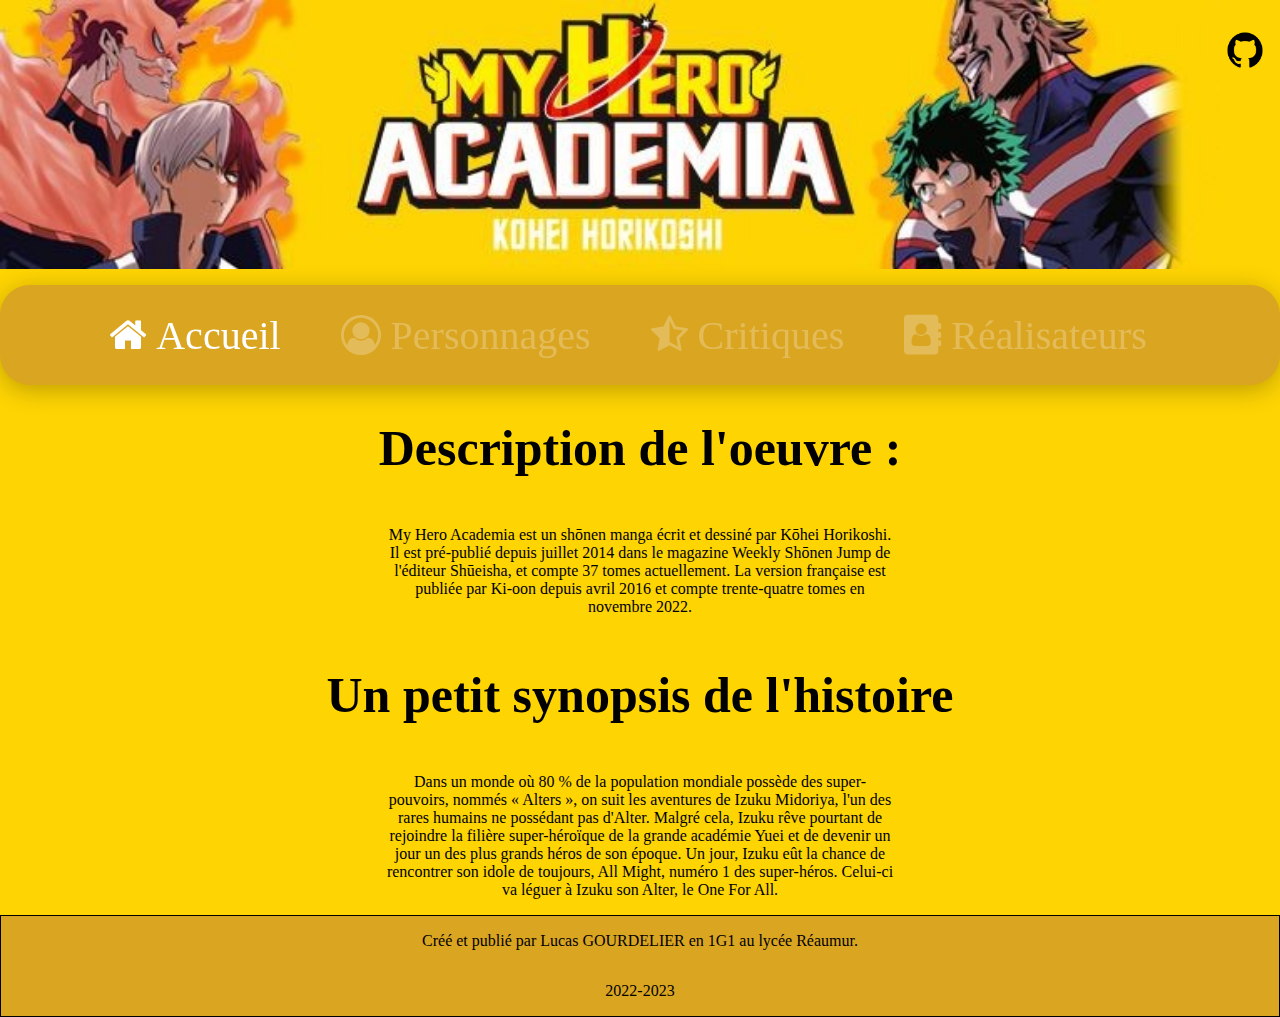
<file: index.html>
<!DOCTYPE html>
<html>
    <head>
        <meta charset="UTF-8">
        <title>My Hero Academia</title>
        <link rel="stylesheet" href="styles.css"> 
        <link rel="stylesheet" href="https://stackpath.bootstrapcdn.com/font-awesome/4.7.0/css/font-awesome.min.css">
    </head>
    <body>
        <header>
            <nav>
                <div>
                    <img src="images/banniere.jpg" width="100%">
                    <a href="https://github.com/Speeckby/Site-mha" target="_blank"><img src="images/github.png" width="50px"></a>
                </div>
                <ul>
                    <li class="page-actuelle"><a href="index.html"><i class="fa fa-home"> Accueil</i></a></li>
                    <li><a href="personnage.html"><i class="fa fa-user-circle-o"> Personnages</i></a></li>
                    <li><a href="critques.html"><i class="fa fa-star-half-o"> Critiques</i></a></li>
                    <li><a href="réalisateurs.html"><i class="fa fa-address-book"> Réalisateurs</i></a></li>
                </ul>
            </nav>
        </header>
        <h1>
            Description de l'oeuvre :
        </h1>
        <p>
            My Hero Academia est un shōnen manga écrit et dessiné par Kōhei Horikoshi. 
            Il est pré-publié depuis juillet 2014 dans le magazine Weekly Shōnen Jump de l'éditeur Shūeisha, 
            et compte 37 tomes actuellement. 
            La version française est publiée par Ki-oon depuis avril 2016 et compte trente-quatre tomes en novembre 2022.
        </p>
        <h1>
            Un petit synopsis de l'histoire
        </h1>
        <p>
            Dans un monde où 80 % de la population mondiale possède des super-pouvoirs, nommés « Alters »,  on suit les aventures de Izuku Midoriya, l'un des rares humains ne possédant pas d'Alter. 
            Malgré cela, Izuku rêve pourtant de rejoindre la filière super-héroïque de la grande académie Yuei et de devenir un jour un des plus grands héros de son époque.
            Un jour, Izuku eût la chance de rencontrer son idole de toujours, All Might, numéro 1 des super-héros. Celui-ci va léguer à Izuku son Alter, le One For All.
        </p>
        <footer>
            <p> Créé et publié par Lucas GOURDELIER en 1G1 au lycée Réaumur.</p>
            <p> 2022-2023</p>
        </footer>
    </body>
</html>
</file>
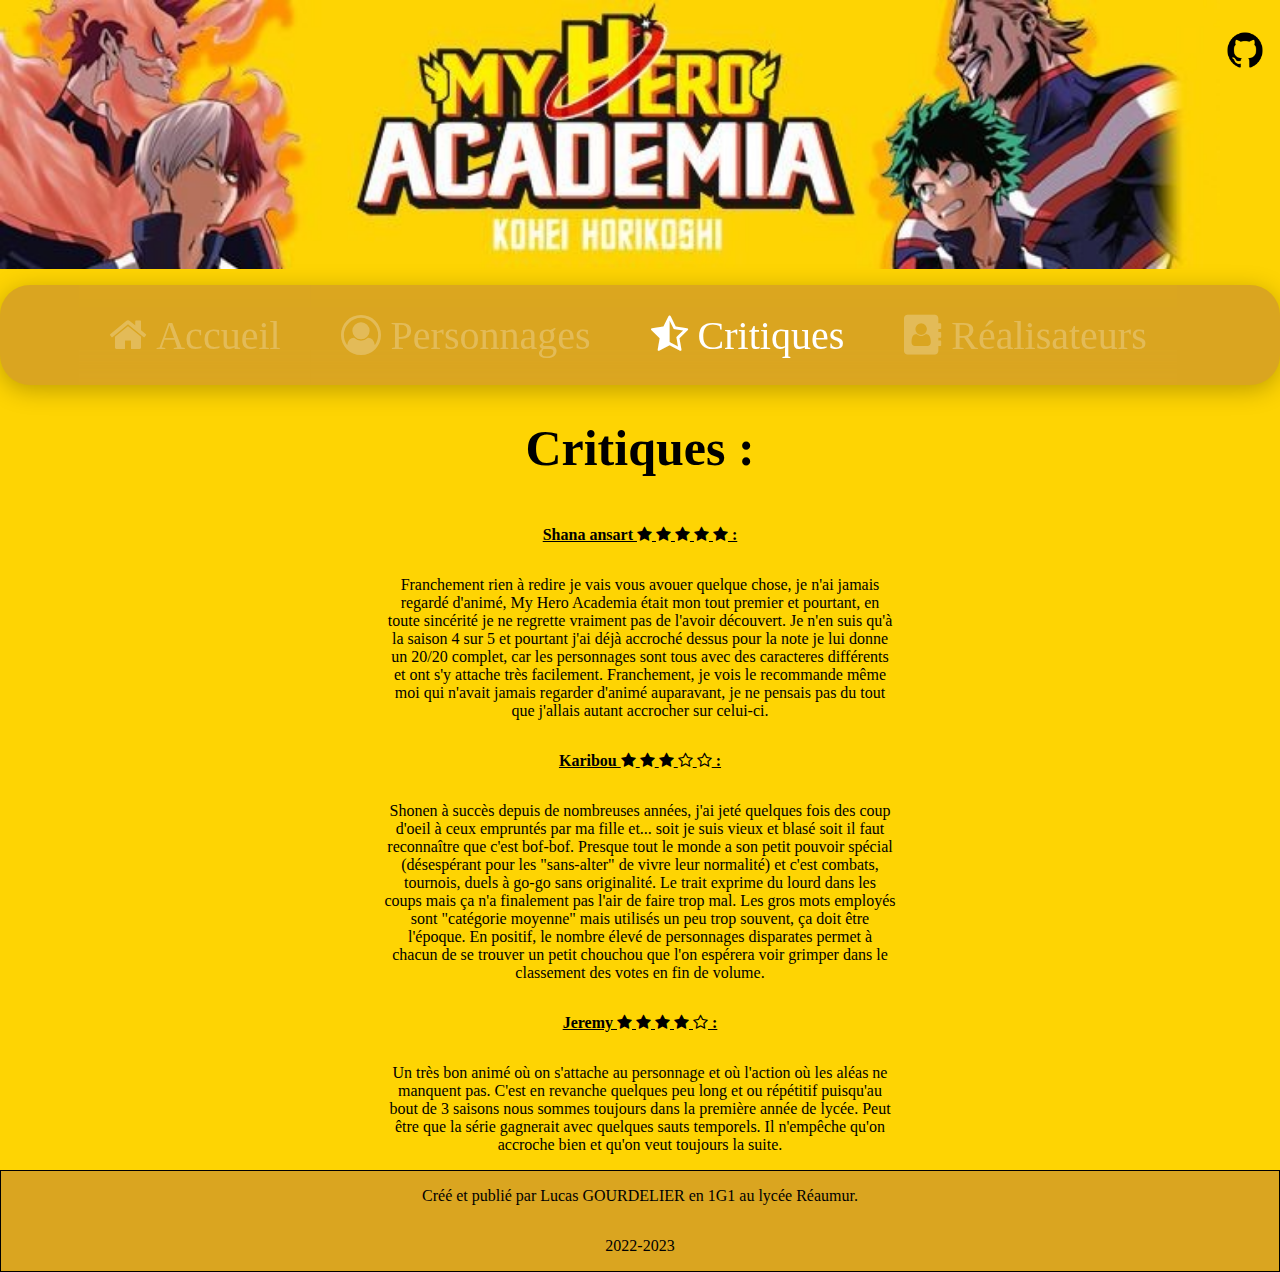
<file: critques.html>
<!DOCTYPE html>
<html>
    <head>
        <meta charset="UTF-8">
        <title>My Hero Academia</title>
        <link rel="stylesheet" href="styles.css"> 
        <link rel="stylesheet" href="https://stackpath.bootstrapcdn.com/font-awesome/4.7.0/css/font-awesome.min.css">
        <!-- Le deuxième css sert juste pour les icones o=pour le header et la police -->
    </head>
    <header>
        <nav>
            <div>
                <img src="images/banniere.jpg" width="100%">
                <a href="https://github.com/Speeckby/Site-mha" target="_blank"><img src="images/github.png" width="50px"></a>
            </div>
            <ul>
                <li><a href="index.html"><i class="fa fa-home"> Accueil</i></a></li>
                <li><a href="personnage.html"><i class="fa fa-user-circle-o"> Personnages</i></a></li>
                <li class="page-actuelle"><a href="critques.html"><i class="fa fa-star-half-o"> Critiques</i></a></li>
                <li><a href="réalisateurs.html"><i class="fa fa-address-book"> Réalisateurs</i></a></li>
            </ul>
        </nav>
    </header>
    <body>
        <h1>
            Critiques :
        </h1>
        <div class ="critiques">
            <div class="auteur">
                <p>Shana ansart
                    <i class="fa fa-star" aria-hidden="true"></i>
                    <i class="fa fa-star" aria-hidden="true"></i>
                    <i class="fa fa-star" aria-hidden="true"></i>
                    <i class="fa fa-star" aria-hidden="true"></i>
                    <i class="fa fa-star" aria-hidden="true"></i>
                    :
                </p>  
            </div>
            <p class="avis">Franchement rien à redire je vais vous avouer quelque chose, je n'ai jamais regardé d'animé, My Hero Academia était mon tout premier et pourtant, en toute sincérité je ne regrette vraiment pas de l'avoir découvert. 
                Je n'en suis qu'à la saison 4 sur 5 et pourtant j'ai déjà accroché dessus pour la note je lui donne un 20/20 complet, car les personnages sont tous avec des caracteres différents et ont s'y attache très facilement. 
                Franchement, je vois le recommande même moi qui n'avait jamais regarder d'animé auparavant, je ne pensais pas du tout que j'allais autant accrocher sur celui-ci.
        <div class ="critiques">
            <div class="auteur">
                <p>Karibou
                    <i class="fa fa-star" aria-hidden="true"></i>
                    <i class="fa fa-star" aria-hidden="true"></i>
                    <i class="fa fa-star" aria-hidden="true"></i>
                    <i class="fa fa-star-o" aria-hidden="true"></i>
                    <i class="fa fa-star-o" aria-hidden="true"></i>
                    :
                </p>  
            </div>
            <p class="avis">Shonen à succès depuis de nombreuses années, j'ai jeté quelques fois des coup d'oeil à ceux empruntés par ma fille et... soit je suis vieux et blasé soit il faut reconnaître que c'est bof-bof.
                Presque tout le monde a son petit pouvoir spécial (désespérant pour les "sans-alter" de vivre leur normalité) et c'est combats, tournois, duels à go-go sans originalité. Le trait exprime du lourd dans les coups mais ça n'a finalement pas l'air de faire trop mal.
                Les gros mots employés sont "catégorie moyenne" mais utilisés un peu trop souvent, ça doit être l'époque.
                En positif, le nombre élevé de personnages disparates permet à chacun de se trouver un petit chouchou que l'on espérera voir grimper dans le classement des votes en fin de volume.</p>
        </div>
        <div class ="critiques">
            <div class="auteur">
                <p>Jeremy
                    <i class="fa fa-star" aria-hidden="true"></i>
                    <i class="fa fa-star" aria-hidden="true"></i>
                    <i class="fa fa-star" aria-hidden="true"></i>
                    <i class="fa fa-star" aria-hidden="true"></i>
                    <i class="fa fa-star-o" aria-hidden="true"></i>
                    :
                </p>  
            </div>
            <p class="avis">Un très bon animé où on s'attache au personnage et où l'action où les aléas ne manquent pas. 
                C'est en revanche quelques peu long et ou répétitif puisqu'au bout de 3 saisons nous sommes toujours dans la première année de lycée. 
                Peut être que la série gagnerait avec quelques sauts temporels. 
                Il n'empêche qu'on accroche bien et qu'on veut toujours la suite.</p>
        </div>
    </body>
    <footer>
        <p> Créé et publié par Lucas GOURDELIER en 1G1 au lycée Réaumur.</p>
        <p> 2022-2023</p>
    </footer>
</html>
</file>
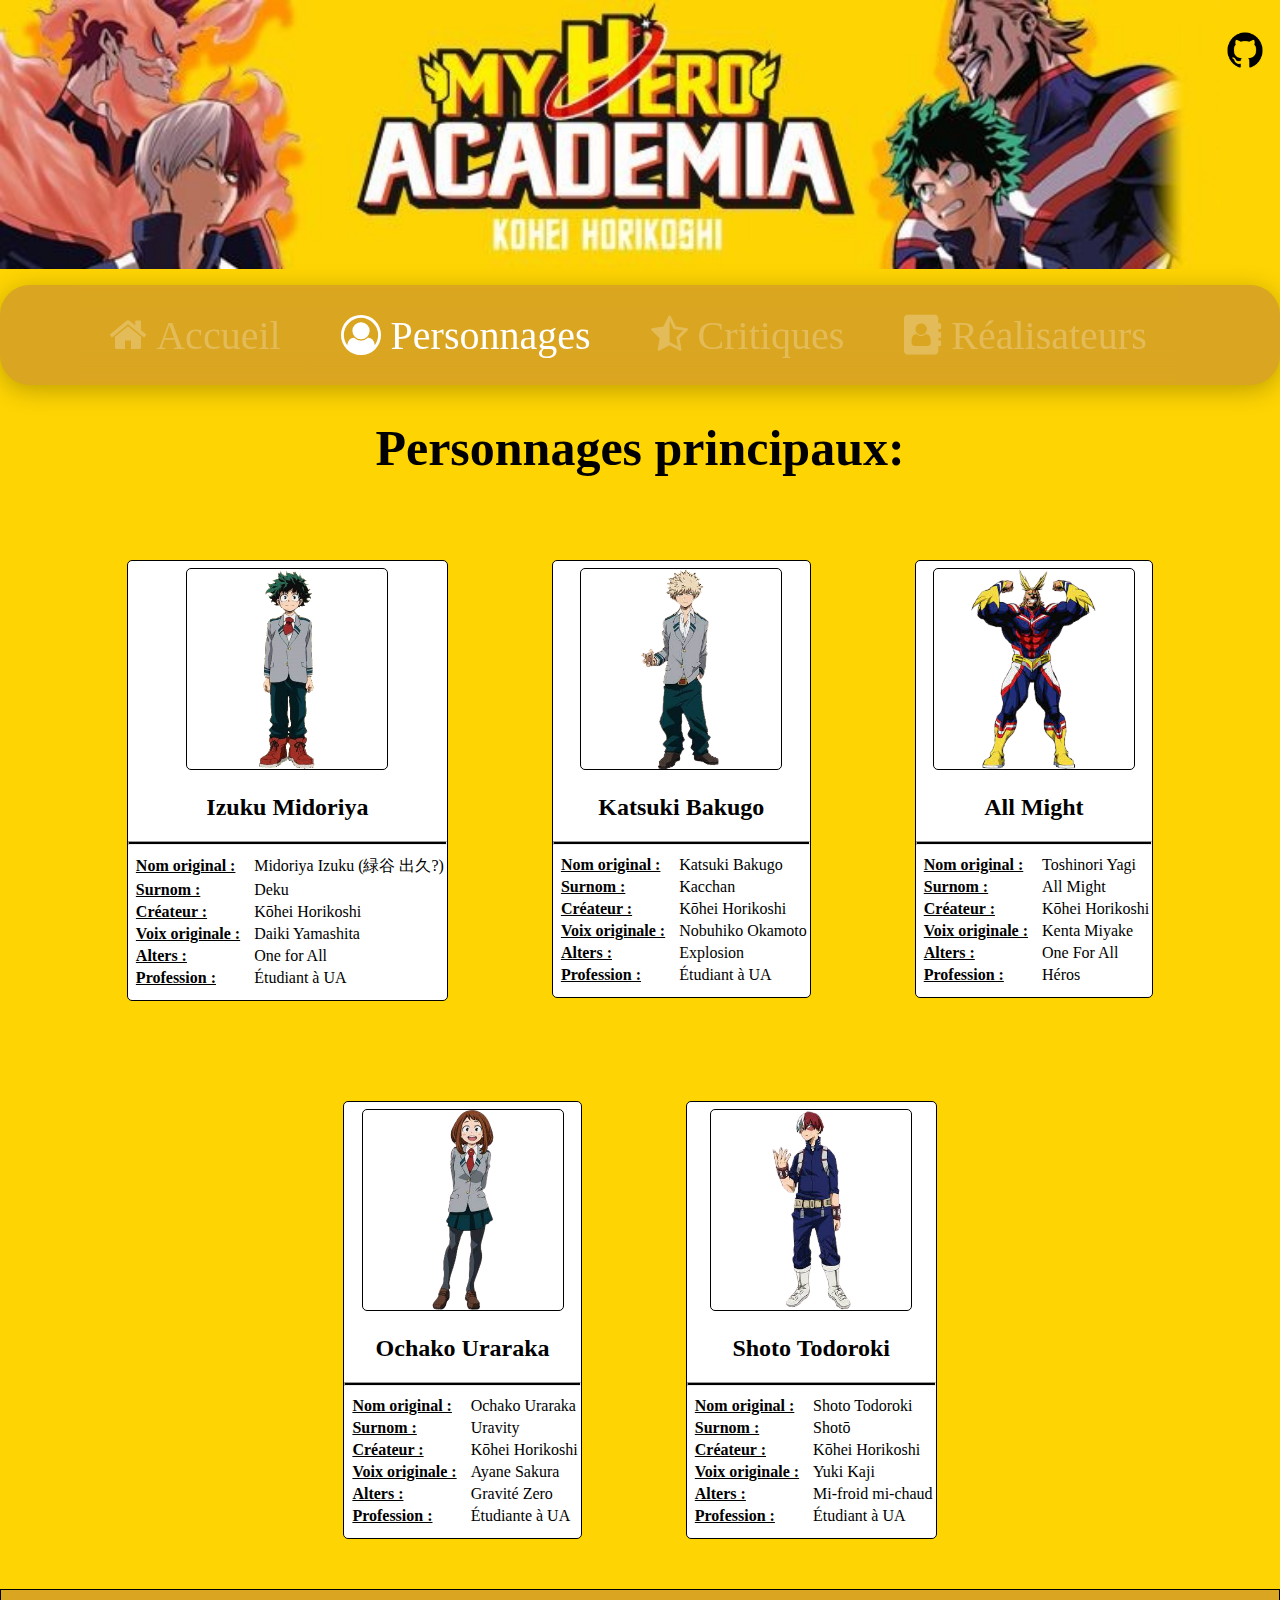
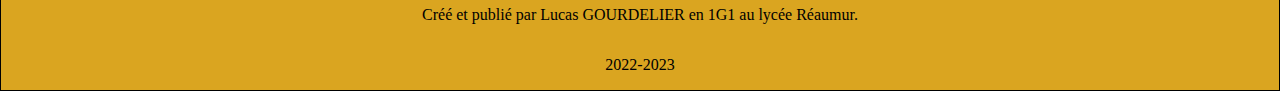
<file: personnage.html>
<!DOCTYPE html>
<html>
    <head>
        <meta charset="UTF-8">
        <title>My Hero Academia</title>
        <link rel="stylesheet" href="styles.css"> 
        <link rel="stylesheet" href="https://stackpath.bootstrapcdn.com/font-awesome/4.7.0/css/font-awesome.min.css">
        <!-- Le deuxième css sert juste pour les icones o=pour le header et la police -->
    </head>
    <header>
        <nav>
            <div>
                <img src="images/banniere.jpg" width="100%">
                <a href="https://github.com/Speeckby/Site-mha" target="_blank"><img src="images/github.png" width="50px"></a>
            </div>
            <ul>
                <li><a href="index.html"><i class="fa fa-home"> Accueil</i></a></li>
                <li class="page-actuelle"><a href="personnage.html"><i class="fa fa-user-circle-o"> Personnages</i></a></li>
                <li><a href="critques.html"><i class="fa fa-star-half-o"> Critiques</i></a></li>
                <li><a href="réalisateurs.html"><i class="fa fa-address-book"> Réalisateurs</i></a></li>
            </ul>
        </nav>
    </header>
    <body> 
        <h1> Personnages principaux:</h1>
        <div class="ligne">
            <div class="personnage">
                <a href="https://fr.wikipedia.org/wiki/Izuku_Midoriya" > <img src="images/izuku.png" class="persos-image" height="200px"width="200px"> </a>
                <h2>Izuku Midoriya</h2>
                <table>
                    <tbody>
                        <hr>
                        <tr>
                            <td class="titre">Nom original :</td>
                            <td class="def">Midoriya Izuku (緑谷 出久?)</td>
                        </tr>
                        <tr>
                            <td class="titre">Surnom :</td>
                            <td class="def">Deku</td>
                        </tr>
                        <tr>
                            <td class="titre">Créateur :</td>
                            <td class="def">Kōhei Horikoshi </td>
                        </tr>
                        <tr>
                            <td class="titre">Voix originale :</td>
                            <td class="def">Daiki Yamashita </td>
                        </tr>
                        <tr>
                            <td class="titre">Alters :</td>
                            <td class="def">One for All</td>
                        </tr>
                        <tr>
                            <td class="titre">Profession :</td>
                            <td class="def">Étudiant à UA</td>
                        </tr>
                    </tbody>
                </table>                
            </div>
            <div class="personnage">
                <a href="https://en.wikipedia.org/wiki/Katsuki_Bakugo" > <img src="images/backugo.png" class="persos-image" height="200px"width="200px"> </a>
                <h2>
                    Katsuki Bakugo
                </h2>
                <table>
                    <tbody>
                        <hr>
                        <tr>
                            <td class="titre">Nom original :</td>
                            <td class="def">Katsuki Bakugo</td>
                        </tr>
                        <tr>
                            <td class="titre">Surnom :</td>
                            <td class="def">Kacchan</td>
                        </tr>
                        <tr>
                            <td class="titre">Créateur :</td>
                            <td class="def">Kōhei Horikoshi </td>
                        </tr>
                        <tr>
                            <td class="titre">Voix originale :</td>
                            <td class="def">Nobuhiko Okamoto </td>
                        </tr>
                        <tr>
                            <td class="titre">Alters :</td>
                            <td class="def">Explosion</td>
                        </tr>
                        <tr>
                            <td class="titre">Profession :</td>
                            <td class="def">Étudiant à UA</td>
                        </tr>
                    </tbody>
                </table>  
            </div>
            <div class="personnage">
                <img src="images/all-might.png" class="persos-image" height="200px"width="200px">
                <h2>
                    All Might
                </h2>
                <table>
                    <tbody>
                        <hr>
                        <tr>
                            <td class="titre">Nom original :</td>
                            <td class="def">Toshinori Yagi</td>
                        </tr>
                        <tr>
                            <td class="titre">Surnom :</td>
                            <td class="def">All Might</td>
                        </tr>
                        <tr>
                            <td class="titre">Créateur :</td>
                            <td class="def">Kōhei Horikoshi </td>
                        </tr>
                        <tr>
                            <td class="titre">Voix originale :</td>
                            <td class="def">Kenta Miyake</td>
                        </tr>
                        <tr>
                            <td class="titre">Alters :</td>
                            <td class="def">One For All</td>
                        </tr>
                        <tr>
                            <td class="titre">Profession :</td>
                            <td class="def">Héros</td>
                        </tr>
                    </tbody>
                </table>  
            </div>
        </div>
        <div class="ligne">
            <div class="personnage">
                <img src="images/uraraka.png" class="persos-image" height="200px"width="200px">
                <h2>Ochako Uraraka</h2>
                <table>
                    <tbody>
                        <hr>
                        <tr>
                            <td class="titre">Nom original :</td>
                            <td class="def">Ochako Uraraka</td>
                        </tr>
                        <tr>
                            <td class="titre">Surnom :</td>
                            <td class="def">Uravity </td>
                        </tr>
                        <tr>
                            <td class="titre">Créateur :</td>
                            <td class="def">Kōhei Horikoshi </td>
                        </tr>
                        <tr>
                            <td class="titre">Voix originale :</td>
                            <td class="def">Ayane Sakura</td>
                        </tr>
                        <tr>
                            <td class="titre">Alters :</td>
                            <td class="def">Gravité Zero</td>
                        </tr>
                        <tr>
                            <td class="titre">Profession :</td>
                            <td class="def">Étudiante à UA</td>
                        </tr>
                    </tbody>
                </table>                
            </div>
            <div class="personnage">
                <a href="https://en.wikipedia.org/wiki/Shoto_Todoroki" > <img src="images/shoto.png" class="persos-image" height="200px"width="200px"> </a>
                <h2>
                    Shoto Todoroki
                </h2>
                <table>
                    <tbody>
                        <hr>
                        <tr>
                            <td class="titre">Nom original :</td>
                            <td class="def">Shoto Todoroki</td>
                        </tr>
                        <tr>
                            <td class="titre">Surnom :</td>
                            <td class="def">Shotō</td>
                        </tr>
                        <tr>
                            <td class="titre">Créateur :</td>
                            <td class="def">Kōhei Horikoshi </td>
                        </tr>
                        <tr>
                            <td class="titre">Voix originale :</td>
                            <td class="def">Yuki Kaji </td>
                        </tr>
                        <tr>
                            <td class="titre">Alters :</td>
                            <td class="def">Mi-froid mi-chaud</td>
                        </tr>
                        <tr>
                            <td class="titre">Profession :</td>
                            <td class="def">Étudiant à UA</td>
                        </tr>
                    </tbody>
                </table>  
            </div>
        </div>
    </body>
    <footer>
        <p> Créé et publié par Lucas GOURDELIER en 1G1 au lycée Réaumur.</p>
        <p> 2022-2023</p>
    </footer>
</html>
</file>
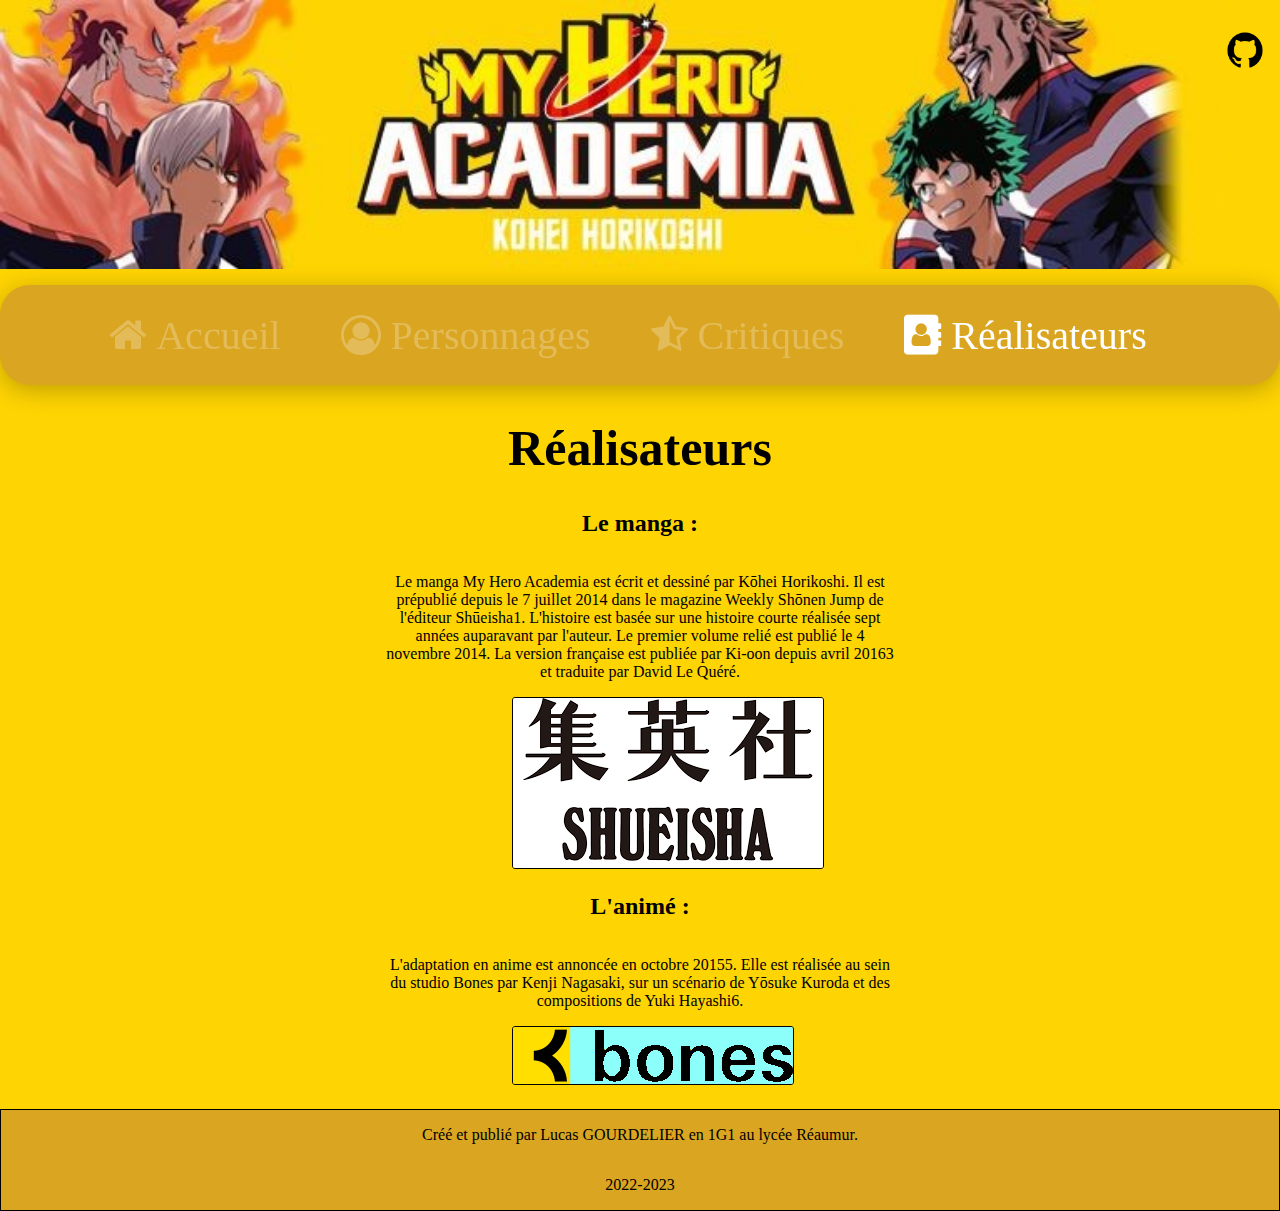
<file: réalisateurs.html>
<!DOCTYPE html>
<html>
    <head>
        <meta charset="UTF-8">
        <title>My Hero Academia</title>
        <link rel="stylesheet" href="styles.css"> 
        <link rel="stylesheet" href="https://stackpath.bootstrapcdn.com/font-awesome/4.7.0/css/font-awesome.min.css">
        <!-- Le deuxième css sert juste pour les icones o=pour le header et la police -->
    </head>
    <header>
        <nav>
            <div>
                <img src="images/banniere.jpg" width="100%">
                <a href="https://github.com/Speeckby/Site-mha" target="_blank"><img src="images/github.png" width="50px"></a>
            </div>
            <ul>
                <li><a href="index.html"><i class="fa fa-home"> Accueil</i></a></li>
                <li><a href="personnage.html"><i class="fa fa-user-circle-o"> Personnages</i></a></li>
                <li><a href="critques.html"><i class="fa fa-star-half-o"> Critiques</i></a></li>
                <li class="page-actuelle"><a href="réalisateurs.html"><i class="fa fa-address-book"> Réalisateurs</i></a></li>
            </ul>
        </nav>
    </header>
    <body>
        <h1>
            Réalisateurs
        </h1>
        <h2>
            Le manga :
        </h2>
        <p>
            Le manga My Hero Academia est écrit et dessiné par Kōhei Horikoshi. 
            Il est prépublié depuis le 7 juillet 2014 dans le magazine Weekly Shōnen Jump de l'éditeur Shūeisha1. 
            L'histoire est basée sur une histoire courte réalisée sept années auparavant par l'auteur. 
            Le premier volume relié est publié le 4 novembre 2014.
            La version française est publiée par Ki-oon depuis avril 20163 et traduite par David Le Quéré.
        </p>
        <div class="logo">
            <img src="images/logo-shueisha.png">
        </div>
        <h2>
            L'animé :
        </h2>
        <p>
            L'adaptation en anime est annoncée en octobre 20155. 
            Elle est réalisée au sein du studio Bones par Kenji Nagasaki, sur un scénario de Yōsuke Kuroda et des compositions de Yuki Hayashi6. 
        </p>
        <div class="logo">
            <img src="images/Bones-logo.png">
        </div>
    </body>
    <footer>
        <p> Créé et publié par Lucas GOURDELIER en 1G1 au lycée Réaumur.</p>
        <p> 2022-2023</p>
    </footer>
</html>
</file>
<file: styles.css>
body {
    background-color: #FED403 ;
    margin: 0px;
}
nav{
    width: 100%;
}
footer {
    background-color: goldenrod;
    border: black solid 1px;
    height: 100px;
    text-align: center;
}
h2 {
    text-align: center;
}
h1 {
    color: black;
    text-align: center;  
    font-size: 50px;
    font-weight: bold;   
}
p {
    text-align: center;  
    display: inline-block;
    padding-left: 30%;
    padding-right: 30%;
}
ul {
    display: flex;
    position: relative;
    justify-content: center;
    background-color: goldenrod;
    align-items: center;
    border-radius: 30px;
    padding-right: 5%;
    box-shadow: 0 5px 25px rgba(0, 0, 0, 0.25);
}
ul li {
    list-style: none;
}
ul li a {
    position: relative;
    color: #fff;
    text-decoration: none;
    display: inline-block;
    padding: 30px 30px;
    backdrop-filter: blur(15px);
}
ul li a .fa {
    font-size: 2.5em;
    pointer-events: none;
    opacity: 0.25;
    transition: 0.25s;
}
ul li:hover a .fa {
    opacity: 1;
}
ul li.page-actuelle a .fa {
    opacity: 1;
}
.ligne {
    text-align: center;
    display: block;
}
.personnage {
    display: inline-block;
    background-color: white;
    border: solid 1px black;
    border-radius: 5px;
    padding-bottom: 10px;
    margin: 50px;
}
.titre {
    text-align: left;
    text-indent: 5px;
    text-decoration: underline;
    font-weight: bold;
}
.def {
    text-align: left;
    text-indent: 10px;
}
.avis {
    display: flex;
    text-align: center;
}
.auteur  {
    text-align: center;
}
.auteur p {
    text-decoration: underline;
    font-weight: bold;
}
hr {
    height:2px;
    background-color:black;
}
.critiques {
    display: block;
}
.persos-image {
    margin-top: 7px;
    display: inline-block;
    border: solid 1px black;
    border-radius: 5px;
}
.logo {
    margin-left: 40%;
    margin-bottom: 20px;
}
.logo img {
    border-radius: 3px;
    border: black solid 1px;
}
header div {
    display: flex;    
}
header div a {
    margin-top: 25px;
    scale: 0.8;
    height: 50px;
    margin-right: 10px;
}
header div a:hover {
    transform: scale(1.1);
    transition: all 0.2s ease-in-out;
}
</file>
